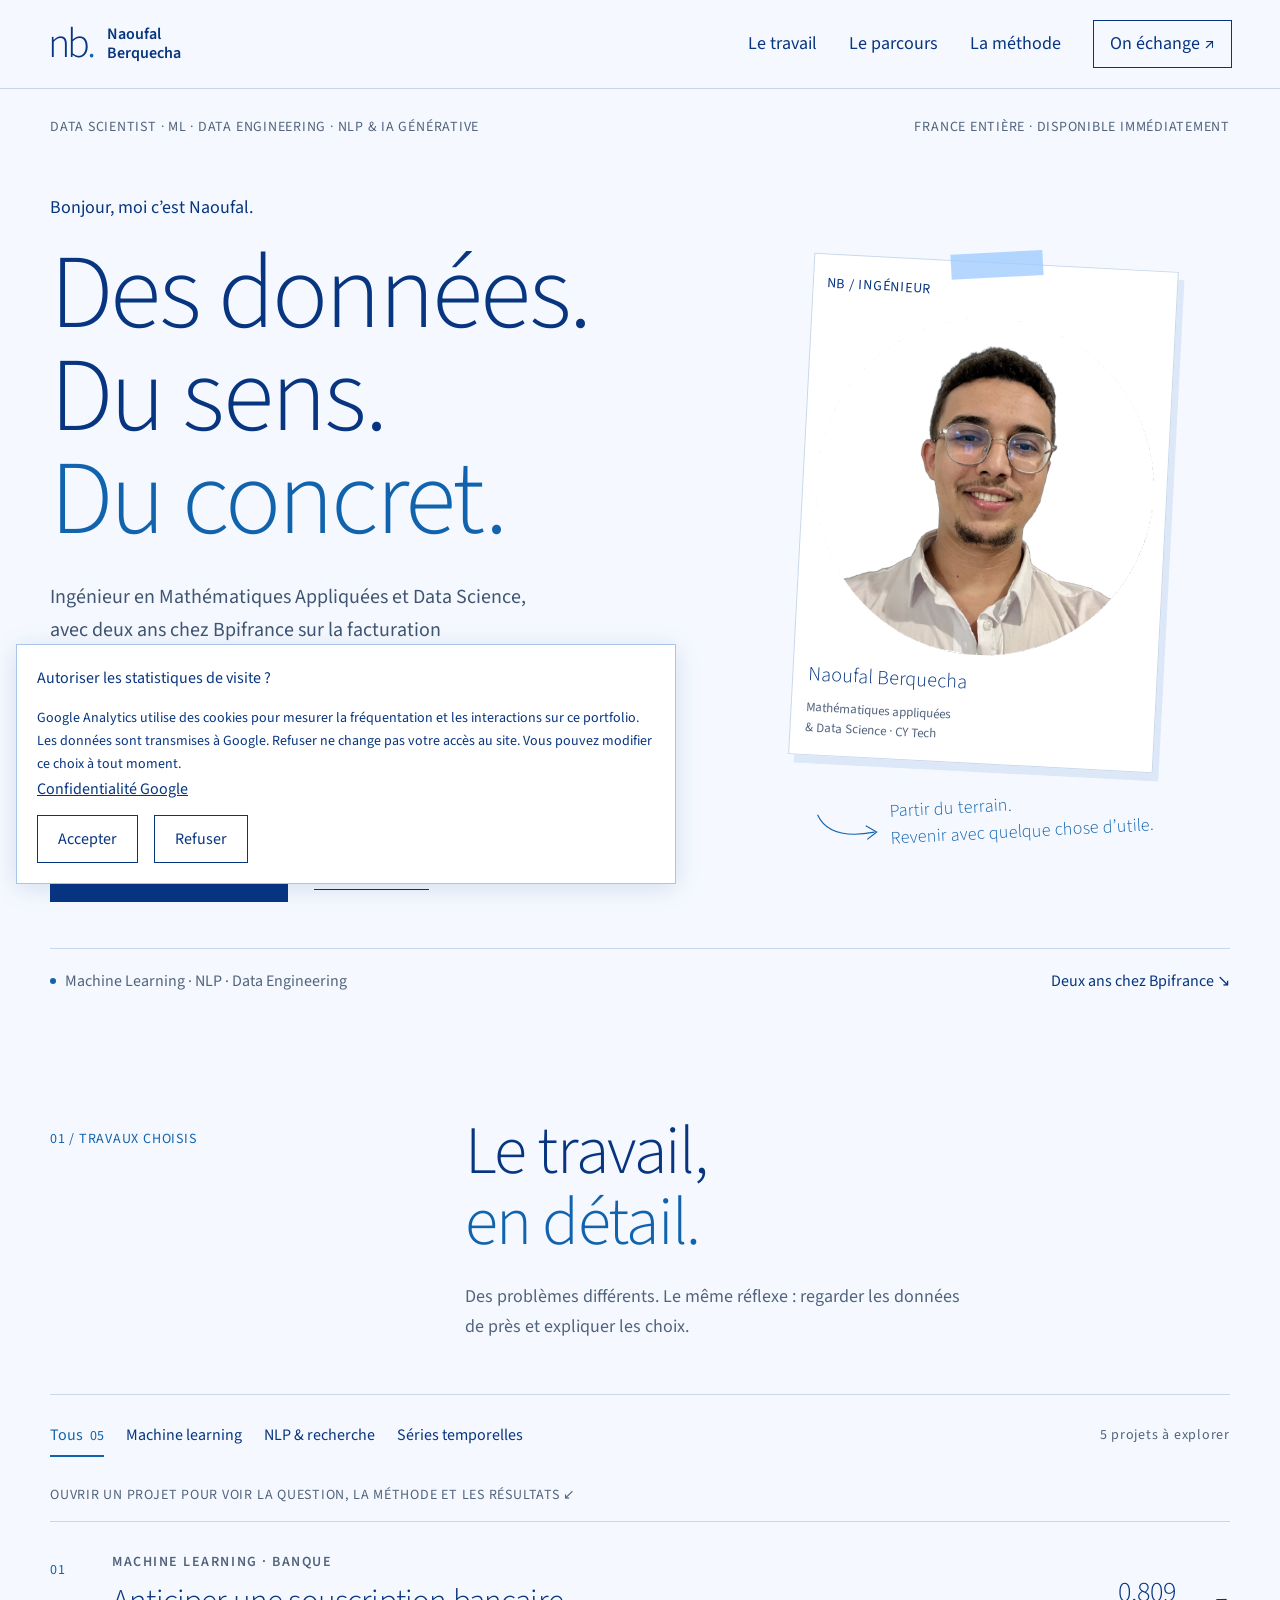
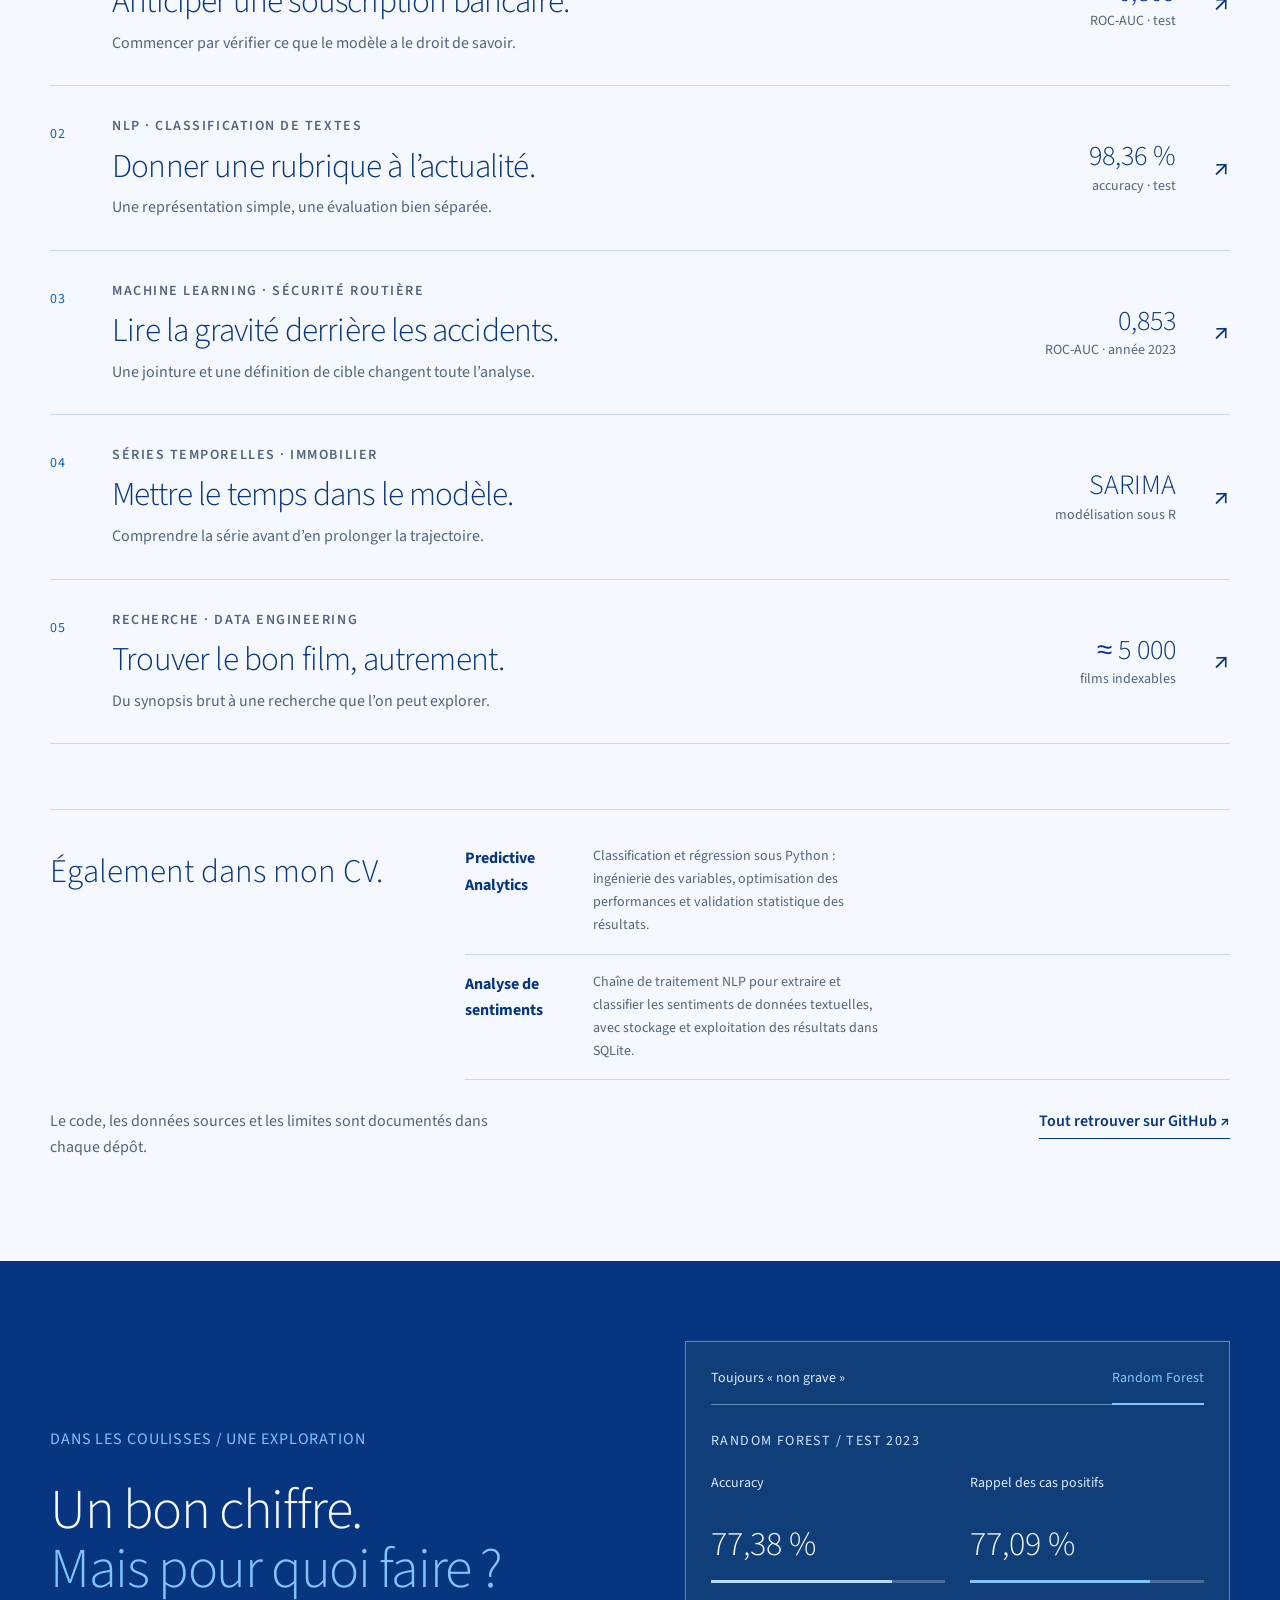
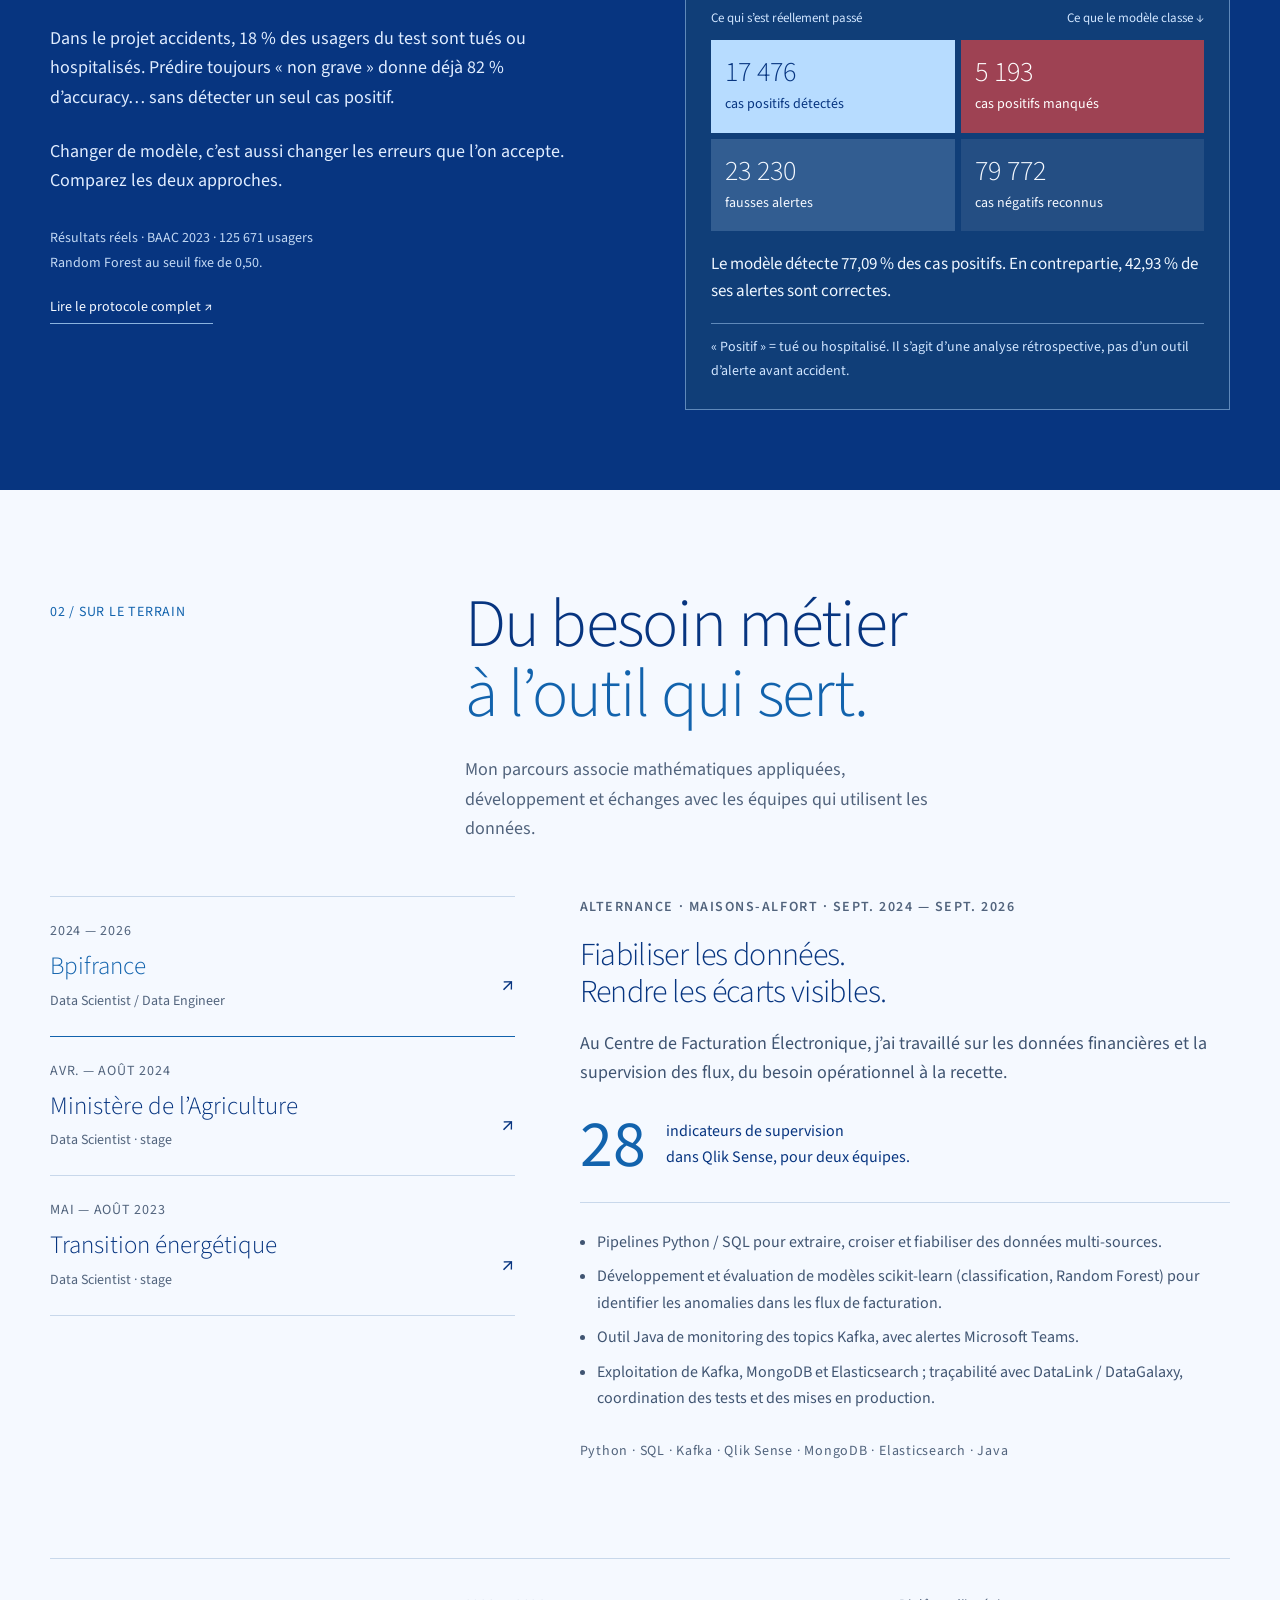
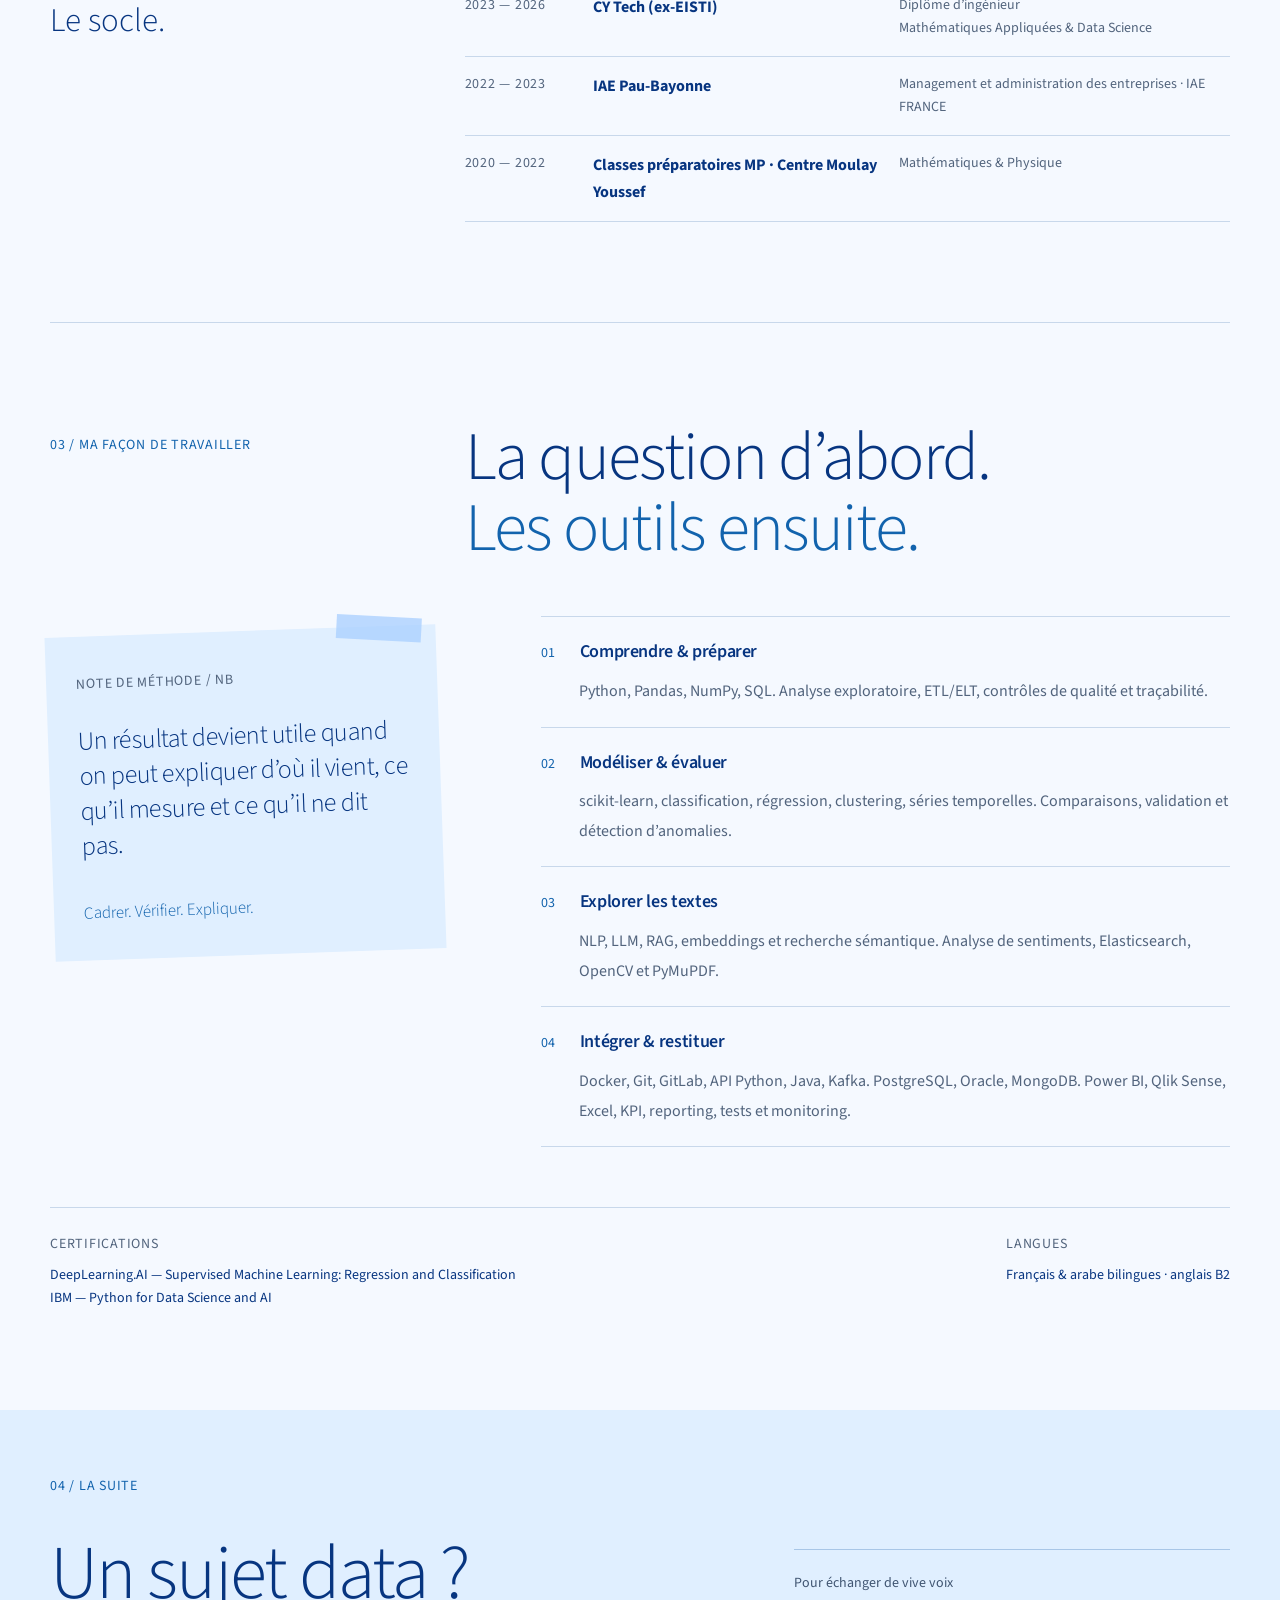
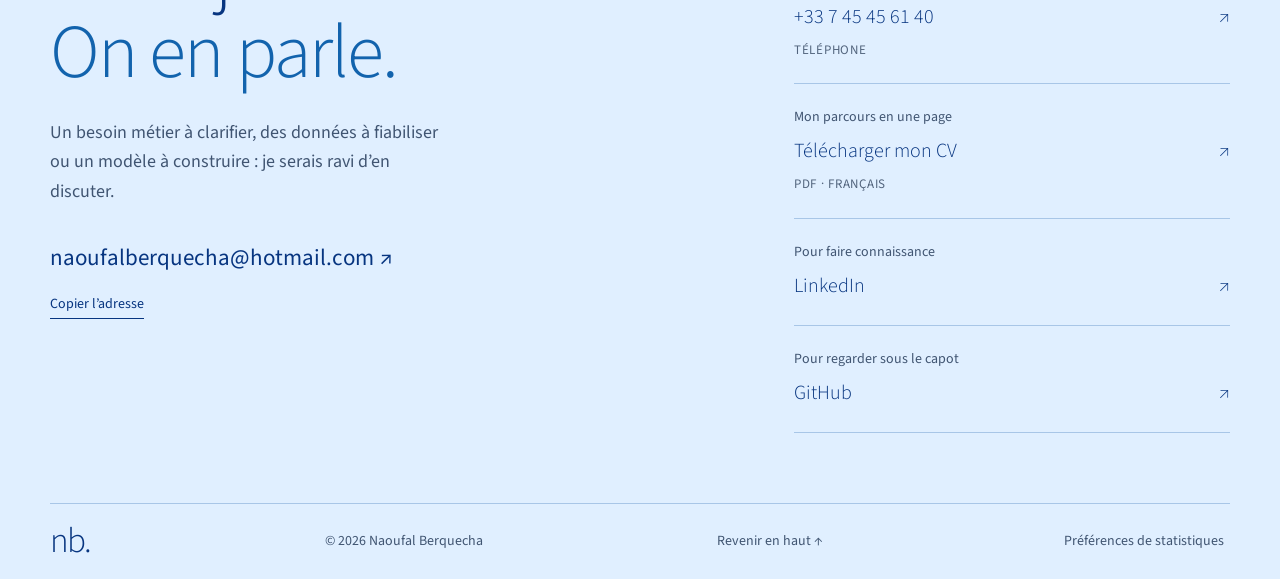
<file: index.html>
<!doctype html>
<html lang="fr">
<head>
  <meta charset="utf-8">
  <meta name="viewport" content="width=device-width, initial-scale=1">
  <meta name="description" content="Naoufal Berquecha, ingénieur en Mathématiques Appliquées et Data Science. Projets Machine Learning, NLP, séries temporelles et data engineering ; deux ans chez Bpifrance.">
  <link rel="canonical" href="https://naoufalber.github.io/Naoufal-Berquecha-Portfolio/">
  <link rel="sitemap" type="application/xml" href="sitemap.xml">
  <meta name="author" content="Naoufal Berquecha">
  <meta property="og:url" content="https://naoufalber.github.io/Naoufal-Berquecha-Portfolio/">
  <meta property="og:locale" content="fr_FR">
  <meta property="og:site_name" content="Naoufal Berquecha · Portfolio">
  <meta property="og:image" content="https://naoufalber.github.io/Naoufal-Berquecha-Portfolio/assets/portrait.jpg">
  <meta property="og:image:alt" content="Portrait de Naoufal Berquecha">
  <meta name="twitter:card" content="summary">
  <meta name="twitter:title" content="Naoufal Berquecha — Data Science, Machine Learning & Data Engineering">
  <meta name="twitter:description" content="Ingénieur CY Tech, deux ans chez Bpifrance. Projets, méthodes, résultats et code.">
  <meta name="twitter:image" content="https://naoufalber.github.io/Naoufal-Berquecha-Portfolio/assets/portrait.jpg">
  <meta name="theme-color" content="#f5f9ff">
  <meta property="og:type" content="website">
  <meta property="og:title" content="Naoufal Berquecha — Data Science, Machine Learning & Data Engineering">
  <meta property="og:description" content="Data Scientist. Des études de cas, des résultats expliqués et une approche qui part du besoin métier.">
  <title>Naoufal Berquecha — Data Scientist | Machine Learning, NLP & GenAI</title>
  <link rel="icon" type="image/svg+xml" href="assets/favicon.svg">
  <link rel="stylesheet" href="styles.css">
  <script src="script.js" defer></script>
  <script src="analytics.js" defer></script>
  <script type="application/ld+json">
{
  "@context": "https://schema.org",
  "@graph": [
    {
      "@type": "Person",
      "@id": "https://naoufalber.github.io/Naoufal-Berquecha-Portfolio/#person",
      "name": "Naoufal Berquecha",
      "url": "https://naoufalber.github.io/Naoufal-Berquecha-Portfolio/",
      "image": "https://naoufalber.github.io/Naoufal-Berquecha-Portfolio/assets/portrait.jpg",
      "jobTitle": "Data Scientist | Machine Learning, NLP & GenAI",
      "sameAs": [
        "https://github.com/naoufalber",
        "https://www.linkedin.com/in/naoufal-berquecha-56840618b/"
      ],
      "knowsAbout": [
        "Data Science",
        "Machine Learning",
        "Data Engineering",
        "Python",
        "SQL",
        "NLP"
      ],
      "alumniOf": {
        "@type": "EducationalOrganization",
        "name": "CY Tech"
      }
    },
    {
      "@type": "ProfilePage",
      "@id": "https://naoufalber.github.io/Naoufal-Berquecha-Portfolio/#webpage",
      "url": "https://naoufalber.github.io/Naoufal-Berquecha-Portfolio/",
      "name": "Naoufal Berquecha — Portfolio Data Science",
      "inLanguage": "fr",
      "mainEntity": {
        "@id": "https://naoufalber.github.io/Naoufal-Berquecha-Portfolio/#person"
      }
    }
  ]
}
  </script>
</head>
<body>
  <a class="skip-link" href="#contenu">Aller au contenu</a>
  <header class="site-header">
    <a href="#accueil" class="brand" aria-label="Naoufal Berquecha, accueil"><span class="brand-mark">nb<span>.</span></span><span>Naoufal<br>Berquecha</span></a>
    <button class="menu-toggle js-only" type="button" aria-expanded="false" aria-controls="navigation">Menu <span aria-hidden="true">＋</span></button>
    <nav id="navigation" aria-label="Navigation principale"><a href="#projets">Le travail</a><a href="#parcours">Le parcours</a><a href="#approche">La méthode</a><a href="#contact" class="nav-contact">On échange <span aria-hidden="true">↗</span></a></nav>
  </header>
  <main id="contenu">
    <section class="hero wrap" id="accueil" aria-labelledby="hero-title">
      <div class="hero-meta mono"><span>DATA SCIENTIST · ML · DATA ENGINEERING · NLP & IA GÉNÉRATIVE</span><span>FRANCE ENTIÈRE · DISPONIBLE IMMÉDIATEMENT</span></div>
      <div class="hero-grid">
        <div class="hero-copy"><p class="intro">Bonjour, moi c’est Naoufal.</p><h1 id="hero-title">Des données.<br>Du sens.<br><em>Du concret.</em></h1><p class="hero-description">Ingénieur en Mathématiques Appliquées et Data Science, avec deux ans chez Bpifrance sur la facturation électronique. J’automatise les traitements Python/SQL, fiabilise les données et transforme les besoins métier en outils opérationnels. Je complète cette expérience par des projets en Machine Learning et NLP et des compétences en IA générative.</p><div class="hero-actions"><a class="button" href="#projets">Explorer mes projets <span aria-hidden="true">↓</span></a><a class="underlined" href="Naoufal%20Berquecha%20_%20CV.pdf" download="Naoufal-Berquecha-CV.pdf">Mon CV <span class="mono">PDF ↗</span></a></div></div>
        <aside class="hero-aside" aria-label="À propos de Naoufal"><div class="portrait-frame"><span class="portrait-label mono">NB / INGÉNIEUR</span><img src="assets/portrait.jpg" alt="Portrait de Naoufal Berquecha" width="460" height="460" fetchpriority="high"><div class="portrait-caption"><span>Naoufal Berquecha</span><span class="mono">Mathématiques appliquées<br>& Data Science · CY Tech</span></div></div><div class="hand-note"><svg viewBox="0 0 90 55" aria-hidden="true"><path d="M4 9 Q18 44 78 36 M67 27 L81 36 L68 45"/></svg><span>Partir du terrain.<br>Revenir avec quelque chose d’utile.</span></div></aside>
      </div>
      <div class="hero-bottom"><p><span class="status-dot" aria-hidden="true"></span>Machine Learning · NLP · Data Engineering</p><a href="#parcours">Deux ans chez Bpifrance <span aria-hidden="true">↘</span></a></div>
    </section>
    <section class="work-section wrap" id="projets" aria-labelledby="work-title">
      <div class="section-head"><p class="section-index mono">01 / TRAVAUX CHOISIS</p><div><h2 id="work-title">Le travail,<br><em>en détail.</em></h2><p>Des problèmes différents. Le même réflexe : regarder les données de près et expliquer les choix.</p></div></div>
      <div class="project-toolbar js-only"><div class="filters" role="group" aria-label="Filtrer les projets"><button type="button" data-filter="all" aria-pressed="true">Tous <span>05</span></button><button type="button" data-filter="ml" aria-pressed="false">Machine learning</button><button type="button" data-filter="nlp" aria-pressed="false">NLP & recherche</button><button type="button" data-filter="time" aria-pressed="false">Séries temporelles</button></div><p id="project-count" class="mono" aria-live="polite">5 projets à explorer</p></div>
      <p class="project-instruction mono">OUVRIR UN PROJET POUR VOIR LA QUESTION, LA MÉTHODE ET LES RÉSULTATS ↙</p>
      <div class="project-list"><details class="project" id="projet-bank" data-category="ml">
 <summary><span class="project-number mono">01</span><span class="project-heading"><span class="eyebrow">Machine learning · Banque</span><span class="project-title">Anticiper une souscription bancaire.</span><span class="project-sub">Commencer par vérifier ce que le modèle a le droit de savoir.</span></span><span class="project-result"><strong>0,809</strong><small>ROC-AUC · test</small></span><span class="project-toggle" aria-hidden="true">↗</span></summary>
 <div class="project-body"><div class="case-copy"><h3>La question</h3><p>Peut-on anticiper la souscription à un dépôt à terme à partir des informations disponibles avant un appel ?</p><h3>La démarche</h3><p>Préparation des variables, comparaison de modèles et suivi de dérive synthétique. La durée de l’appel est exclue du benchmark principal : elle n’est connue qu’après l’échange.</p><h3>Ce qu’on peut en retenir</h3><p>Le Gradient Boosting atteint une ROC-AUC de 0,8091 sur 8 238 observations de test. Le dépôt fournit les scripts, les métriques et les limites du protocole.</p><p class="case-note">Étude académique. Le notebook de recherche et ses analyses SHAP sont conservés ; le pipeline principal a été réexécuté.</p><p class="stack mono">Python / scikit-learn / Gradient Boosting</p><a class="text-link" href="https://github.com/naoufalber/bank-marketing-ml-monitoring" target="_blank" rel="noopener noreferrer">Explorer le code et la méthode <span aria-hidden="true">↗</span></a><p class="authors">Naoufal Berquecha</p></div><figure><a href="assets/bank-evaluation.png" target="_blank" rel="noopener noreferrer"><img src="assets/bank-evaluation.png" alt="Courbes ROC et précision-rappel du modèle bancaire" loading="lazy" width="1200" height="620"></a><figcaption><a href="assets/bank-evaluation.png" target="_blank" rel="noopener noreferrer">Agrandir le graphique ↗</a> · sortie du projet</figcaption></figure></div>
 </details>
<details class="project" id="projet-news" data-category="nlp">
 <summary><span class="project-number mono">02</span><span class="project-heading"><span class="eyebrow">NLP · Classification de textes</span><span class="project-title">Donner une rubrique à l’actualité.</span><span class="project-sub">Une représentation simple, une évaluation bien séparée.</span></span><span class="project-result"><strong>98,36 %</strong><small>accuracy · test</small></span><span class="project-toggle" aria-hidden="true">↗</span></summary>
 <div class="project-body"><div class="case-copy"><h3>La question</h3><p>Comment classer des articles BBC dans cinq rubriques : économie, divertissement, politique, sport et technologie ?</p><h3>La démarche</h3><p>Déduplication des textes, partition commune aux modèles, puis apprentissage de TF-IDF uniquement sur les données d’entraînement. Comparaison de SVM et KNN.</p><h3>Ce qu’on peut en retenir</h3><p>Le modèle TF-IDF unigrammes + SVM classe correctement 98,36 % des 426 articles de test, après déduplication du corpus.</p><p class="case-note">Les pistes Word2Vec et MiniLM sont documentées. Elles n’ont pas été réexécutées dans ce benchmark.</p><p class="stack mono">Python / TF-IDF / SVM / KNN</p><a class="text-link" href="https://github.com/naoufalber/bbc-news-nlp-classification" target="_blank" rel="noopener noreferrer">Explorer le code et la méthode <span aria-hidden="true">↗</span></a><p class="authors">Projet académique CY Tech · provenance détaillée dans le dépôt</p></div><figure><a href="assets/news-evaluation.png" target="_blank" rel="noopener noreferrer"><img src="assets/news-evaluation.png" alt="Matrice de confusion des cinq catégories d’articles BBC" loading="lazy" width="1200" height="620"></a><figcaption><a href="assets/news-evaluation.png" target="_blank" rel="noopener noreferrer">Agrandir le graphique ↗</a> · sortie du projet</figcaption></figure></div>
 </details>
<details class="project" id="projet-road" data-category="ml">
 <summary><span class="project-number mono">03</span><span class="project-heading"><span class="eyebrow">Machine learning · Sécurité routière</span><span class="project-title">Lire la gravité derrière les accidents.</span><span class="project-sub">Une jointure et une définition de cible changent toute l’analyse.</span></span><span class="project-result"><strong>0,853</strong><small>ROC-AUC · année 2023</small></span><span class="project-toggle" aria-hidden="true">↗</span></summary>
 <div class="project-body"><div class="case-copy"><h3>La question</h3><p>Parmi les personnes impliquées dans un accident corporel enregistré, lesquelles sont tuées ou hospitalisées ?</p><h3>La démarche</h3><p>Fusion de quatre tables par année en conservant une ligne par usager. Cible conforme aux codes BAAC, apprentissage sur 2021–2022 et test sur 2023.</p><h3>Ce qu’on peut en retenir</h3><p>Sur 125 671 observations de test : ROC-AUC de 0,8533 et rappel de 77,09 %, pour une précision de 42,93 %. Le compromis est visible dans l’exploration ci-dessous.</p><p class="case-note">Classification rétrospective. Ce modèle ne prédit pas le risque d’avoir un accident. Les travaux Optuna et SHAP d’origine sont archivés séparément.</p><p class="stack mono">Python / Random Forest / BAAC</p><a class="text-link" href="https://github.com/naoufalber/france-road-accident-severity-ml" target="_blank" rel="noopener noreferrer">Explorer le code et la méthode <span aria-hidden="true">↗</span></a><p class="authors">Naoufal Berquecha · Aymane Outimjicht · Ikbal El Khalidi</p></div><figure><a href="assets/road-evaluation.png" target="_blank" rel="noopener noreferrer"><img src="assets/road-evaluation.png" alt="Matrice de confusion et courbe précision-rappel sur les usagers BAAC de 2023" loading="lazy" width="1200" height="620"></a><figcaption><a href="assets/road-evaluation.png" target="_blank" rel="noopener noreferrer">Agrandir le graphique ↗</a> · sortie du projet</figcaption></figure></div>
 </details>
<details class="project" id="projet-housing" data-category="time">
 <summary><span class="project-number mono">04</span><span class="project-heading"><span class="eyebrow">Séries temporelles · Immobilier</span><span class="project-title">Mettre le temps dans le modèle.</span><span class="project-sub">Comprendre la série avant d’en prolonger la trajectoire.</span></span><span class="project-result"><strong>SARIMA</strong><small>modélisation sous R</small></span><span class="project-toggle" aria-hidden="true">↗</span></summary>
 <div class="project-body"><div class="case-copy"><h3>La question</h3><p>Comment modéliser les prix immobiliers résidentiels réels au Canada et construire une prévision chronologique ?</p><h3>La démarche</h3><p>Analyse Box-Jenkins, transformation logarithmique, modèles ARIMA/SARIMA et récursions manuelles. Le script prépare une comparaison avec auto.arima et une référence saisonnière naïve.</p><h3>Ce qu’on peut en retenir</h3><p>Le dépôt rassemble l’étude, les fonctions R, la série source et un protocole avec huit trimestres de test.</p><p class="case-note">Le nouveau script R n’a pas encore été exécuté. Le graphique montre la série historique, pas une prévision validée.</p><p class="stack mono">R / ARIMA / SARIMA / Box-Jenkins</p><a class="text-link" href="https://github.com/naoufalber/canada-housing-sarima-forecasting" target="_blank" rel="noopener noreferrer">Explorer le code et la méthode <span aria-hidden="true">↗</span></a><p class="authors">Naoufal Berquecha · Sarra El Faiez</p></div><figure><a href="assets/housing-series.png" target="_blank" rel="noopener noreferrer"><img src="assets/housing-series.png" alt="Évolution historique de l’indice réel des prix immobiliers au Canada" loading="lazy" width="1200" height="620"></a><figcaption><a href="assets/housing-series.png" target="_blank" rel="noopener noreferrer">Agrandir le graphique ↗</a> · sortie du projet</figcaption></figure></div>
 </details>
<details class="project" id="projet-cinema" data-category="nlp">
 <summary><span class="project-number mono">05</span><span class="project-heading"><span class="eyebrow">Recherche · Data engineering</span><span class="project-title">Trouver le bon film, autrement.</span><span class="project-sub">Du synopsis brut à une recherche que l’on peut explorer.</span></span><span class="project-result"><strong>≈ 5 000</strong><small>films indexables</small></span><span class="project-toggle" aria-hidden="true">↗</span></summary>
 <div class="project-body"><div class="case-copy"><h3>La question</h3><p>Comment explorer un catalogue de films par titre, synopsis, genre, réalisateur ou note, même avec une faute de frappe ?</p><h3>La démarche</h3><p>Mapping Elasticsearch, ingestion en bulk, recherche textuelle et floue, filtres et agrégations. Une interface Streamlit complète l’outil en ligne de commande et les vues Kibana.</p><h3>Ce qu’on peut en retenir</h3><p>Le dépôt réunit les scripts d’indexation, les fonctions de recherche, le tableau de bord et les tests. L’environnement Docker et Elasticsearch est nécessaire pour l’exécuter.</p><p class="case-note">Recherche textuelle et floue dans la version consultée. Aucune qualité de recherche sémantique par embeddings n’est revendiquée ici.</p><p class="stack mono">Python / Elasticsearch / Docker / Streamlit</p><a class="text-link" href="https://github.com/naoufalber/cinesearch-elasticsearch" target="_blank" rel="noopener noreferrer">Explorer le code et la méthode <span aria-hidden="true">↗</span></a><p class="authors">Naoufal Berquecha · projet personnel présenté dans le CV</p></div><div class="search-sketch" aria-label="Les étapes du moteur CineSearch"><span class="mono">CINÉSEARCH / INDEX</span><p>Une envie de cinéma.</p><div class="search-line">Incepion <span>→ Inception</span></div><p class="small">Recherche floue · exemple documenté</p><ul><li>Un catalogue structuré</li><li>Des requêtes et des filtres</li><li>Une interface pour explorer</li></ul></div></div>
 </details></div>
<div class="education"><h3>Également dans mon CV.</h3><ol><li><strong>Predictive Analytics</strong><span>Classification et régression sous Python : ingénierie des variables, optimisation des performances et validation statistique des résultats.</span></li><li><strong>Analyse de sentiments</strong><span>Chaîne de traitement NLP pour extraire et classifier les sentiments de données textuelles, avec stockage et exploitation des résultats dans SQLite.</span></li></ol></div>
      <div class="work-footer"><p>Le code, les données sources et les limites sont documentés dans chaque dépôt.</p><a class="text-link" href="https://github.com/naoufalber" target="_blank" rel="noopener noreferrer">Tout retrouver sur GitHub ↗</a></div>
    </section>
    <section class="lab-section" id="exploration" aria-labelledby="lab-title">
      <div class="wrap lab-grid"><div class="lab-copy"><p class="section-index mono">DANS LES COULISSES / UNE EXPLORATION</p><h2 id="lab-title">Un bon chiffre.<br><em>Mais pour quoi faire ?</em></h2><p>Dans le projet accidents, 18 % des usagers du test sont tués ou hospitalisés. Prédire toujours « non grave » donne déjà 82 % d’accuracy… sans détecter un seul cas positif.</p><p>Changer de modèle, c’est aussi changer les erreurs que l’on accepte. Comparez les deux approches.</p><p class="lab-source">Résultats réels · BAAC 2023 · 125 671 usagers<br>Random Forest au seuil fixe de 0,50.</p><a class="light-link" href="https://github.com/naoufalber/france-road-accident-severity-ml/blob/main/docs/methodology.md" target="_blank" rel="noopener noreferrer">Lire le protocole complet ↗</a></div>
      <div class="lab-widget"><div class="lab-switch js-only" role="group" aria-label="Comparer les modèles"><button type="button" data-model="baseline" aria-pressed="false">Toujours « non grave »</button><button type="button" data-model="forest" aria-pressed="true">Random Forest</button></div><p class="mono widget-title" id="model-label">RANDOM FOREST / TEST 2023</p><div class="lab-metrics"><div><span>Accuracy</span><strong id="lab-accuracy">77,38 %</strong><div class="metric-track"><span id="accuracy-bar" style="width:77.38%"></span></div></div><div><span>Rappel des cas positifs</span><strong id="lab-recall">77,09 %</strong><div class="metric-track recall"><span id="recall-bar" style="width:77.09%"></span></div></div></div><div class="matrix-labels mono"><span>Ce qui s’est réellement passé</span><span>Ce que le modèle classe ↓</span></div><div class="confusion-grid"><div class="cell correct"><strong id="lab-tp">17 476</strong><span>cas positifs détectés</span></div><div class="cell missed"><strong id="lab-fn">5 193</strong><span>cas positifs manqués</span></div><div class="cell false-alarm"><strong id="lab-fp">23 230</strong><span>fausses alertes</span></div><div class="cell correct-negative"><strong id="lab-tn">79 772</strong><span>cas négatifs reconnus</span></div></div><p id="lab-explanation" class="lab-explanation" aria-live="polite">Le modèle détecte 77,09 % des cas positifs. En contrepartie, 42,93 % de ses alertes sont correctes.</p><p class="lab-footnote">« Positif » = tué ou hospitalisé. Il s’agit d’une analyse rétrospective, pas d’un outil d’alerte avant accident.</p></div></div>
    </section>
    <section class="experience-section wrap" id="parcours" aria-labelledby="experience-title"><div class="section-head"><p class="section-index mono">02 / SUR LE TERRAIN</p><div><h2 id="experience-title">Du besoin métier<br><em>à l’outil qui sert.</em></h2><p>Mon parcours associe mathématiques appliquées, développement et échanges avec les équipes qui utilisent les données.</p></div></div>
      <div class="experience-layout"><div class="experience-tabs" role="group" aria-label="Choisir une expérience"><button type="button" class="experience-tab" data-experience="bpi" aria-pressed="true"><span class="mono">2024 — 2026</span><strong>Bpifrance</strong><span>Data Scientist / Data Engineer</span><span class="experience-arrow" aria-hidden="true">↗</span></button><button type="button" class="experience-tab" data-experience="agriculture" aria-pressed="false"><span class="mono">AVR. — AOÛT 2024</span><strong>Ministère de l’Agriculture</strong><span>Data Scientist · stage</span><span class="experience-arrow" aria-hidden="true">↗</span></button><button type="button" class="experience-tab" data-experience="energy" aria-pressed="false"><span class="mono">MAI — AOÛT 2023</span><strong>Transition énergétique</strong><span>Data Scientist · stage</span><span class="experience-arrow" aria-hidden="true">↗</span></button></div>
      <div class="experience-panels"><article class="experience-panel" id="experience-bpi" aria-labelledby="bpi-title"><p class="eyebrow">ALTERNANCE · MAISONS-ALFORT · SEPT. 2024 — SEPT. 2026</p><h3 id="bpi-title">Fiabiliser les données.<br>Rendre les écarts visibles.</h3><p>Au Centre de Facturation Électronique, j’ai travaillé sur les données financières et la supervision des flux, du besoin opérationnel à la recette.</p><div class="experience-stat"><strong>28</strong><span>indicateurs de supervision<br>dans Qlik Sense, pour deux équipes.</span></div><ul><li>Pipelines Python / SQL pour extraire, croiser et fiabiliser des données multi-sources.</li><li>Développement et évaluation de modèles scikit-learn (classification, Random Forest) pour identifier les anomalies dans les flux de facturation.</li><li>Outil Java de monitoring des topics Kafka, avec alertes Microsoft Teams.</li><li>Exploitation de Kafka, MongoDB et Elasticsearch ; traçabilité avec DataLink / DataGalaxy, coordination des tests et des mises en production.</li></ul><p class="stack mono">Python · SQL · Kafka · Qlik Sense · MongoDB · Elasticsearch · Java</p></article>
      <article class="experience-panel" id="experience-agriculture" aria-labelledby="agriculture-title"><p class="eyebrow">STAGE · RABAT · AVRIL — AOÛT 2024</p><h3 id="agriculture-title">Faire confiance aux données<br>avant d’en tirer des conclusions.</h3><p>Au ministère de l’Agriculture, j’ai collecté et consolidé des données multi-sources, puis conduit des analyses statistiques pour les équipes métier.</p><div class="experience-stat"><strong>−18 %</strong><span>de vérifications manuelles<br>grâce aux contrôles automatisés.</span></div><ul><li>Nettoyage et consolidation avec Python, Pandas et SQL.</li><li>Automatisation de contrôles de qualité.</li><li>Construction d’indicateurs et restitution de recommandations.</li></ul><p class="stack mono">Python · Pandas · SQL · Analyse exploratoire · Qualité des données</p></article>
      <article class="experience-panel" id="experience-energy" aria-labelledby="energy-title"><p class="eyebrow">STAGE · RABAT · MAI — AOÛT 2023</p><h3 id="energy-title">Structurer l’information<br>pour mieux la lire.</h3><p>Au ministère de la Transition énergétique, j’ai travaillé sur la préparation de jeux de données et l’analyse de tendances utiles aux équipes métier.</p><ul><li>Structuration et préparation des données.</li><li>Identification de tendances et d’anomalies.</li><li>Formalisation d’analyses et d’indicateurs pour la restitution.</li></ul><p class="stack mono">Analyse de données · Indicateurs · Restitution métier</p></article></div></div>
      <div class="education"><h3>Le socle.</h3><ol><li><span class="mono">2023 — 2026</span><strong>CY Tech (ex-EISTI)</strong><span>Diplôme d’ingénieur<br>Mathématiques Appliquées & Data Science</span></li><li><span class="mono">2022 — 2023</span><strong>IAE Pau-Bayonne</strong><span>Management et administration des entreprises · IAE FRANCE</span></li><li><span class="mono">2020 — 2022</span><strong>Classes préparatoires MP · Centre Moulay Youssef</strong><span>Mathématiques & Physique</span></li></ol></div>
    </section>
    <section class="approach-section wrap" id="approche" aria-labelledby="approach-title"><div class="section-head"><p class="section-index mono">03 / MA FAÇON DE TRAVAILLER</p><div><h2 id="approach-title">La question d’abord.<br><em>Les outils ensuite.</em></h2></div></div><div class="approach-grid"><div class="approach-note"><span class="mono">NOTE DE MÉTHODE / NB</span><p>Un résultat devient utile quand on peut expliquer d’où il vient, ce qu’il mesure et ce qu’il ne dit pas.</p><span class="note-signature">Cadrer. Vérifier. Expliquer.</span></div><dl class="tool-list"><div><dt>01 <span>Comprendre & préparer</span></dt><dd>Python, Pandas, NumPy, SQL. Analyse exploratoire, ETL/ELT, contrôles de qualité et traçabilité.</dd></div><div><dt>02 <span>Modéliser & évaluer</span></dt><dd>scikit-learn, classification, régression, clustering, séries temporelles. Comparaisons, validation et détection d’anomalies.</dd></div><div><dt>03 <span>Explorer les textes</span></dt><dd>NLP, LLM, RAG, embeddings et recherche sémantique. Analyse de sentiments, Elasticsearch, OpenCV et PyMuPDF.</dd></div><div><dt>04 <span>Intégrer & restituer</span></dt><dd>Docker, Git, GitLab, API Python, Java, Kafka. PostgreSQL, Oracle, MongoDB. Power BI, Qlik Sense, Excel, KPI, reporting, tests et monitoring.</dd></div></dl></div><div class="extra-line"><p><span class="mono">CERTIFICATIONS</span>DeepLearning.AI — Supervised Machine Learning: Regression and Classification<br>IBM — Python for Data Science and AI</p><p><span class="mono">LANGUES</span>Français & arabe bilingues · anglais B2</p></div></section>
    <section class="contact-section" id="contact" aria-labelledby="contact-title"><div class="wrap"><p class="section-index mono">04 / LA SUITE</p><div class="contact-grid"><div><h2 id="contact-title">Un sujet data ?<br><em>On en parle.</em></h2><p>Un besoin métier à clarifier, des données à fiabiliser ou un modèle à construire : je serais ravi d’en discuter.</p><a class="contact-email" href="mailto:naoufalberquecha@hotmail.com">naoufalberquecha@hotmail.com <span aria-hidden="true">↗</span></a><button class="copy-email js-only" type="button">Copier l’adresse</button><span id="copy-status" class="small" role="status"></span></div><div class="contact-links"><a href="tel:+33745456140" aria-label="Appeler Naoufal au +33 7 45 45 61 40"><span>Pour échanger de vive voix</span><strong>+33 7 45 45 61 40 <span aria-hidden="true">↗</span></strong><small class="mono">TÉLÉPHONE</small></a><a href="Naoufal%20Berquecha%20_%20CV.pdf" download="Naoufal-Berquecha-CV.pdf"><span>Mon parcours en une page</span><strong>Télécharger mon CV <span>↗</span></strong><small class="mono">PDF · FRANÇAIS</small></a><a href="https://www.linkedin.com/in/naoufal-berquecha-56840618b/" target="_blank" rel="noopener noreferrer"><span>Pour faire connaissance</span><strong>LinkedIn <span>↗</span></strong></a><a href="https://github.com/naoufalber" target="_blank" rel="noopener noreferrer"><span>Pour regarder sous le capot</span><strong>GitHub <span>↗</span></strong></a></div></div><footer><a class="footer-brand" href="#accueil">nb.</a><span>© 2026 Naoufal Berquecha</span><a href="#accueil">Revenir en haut ↑</a></footer></div></section>
  </main>
</body>
</html>
</file>
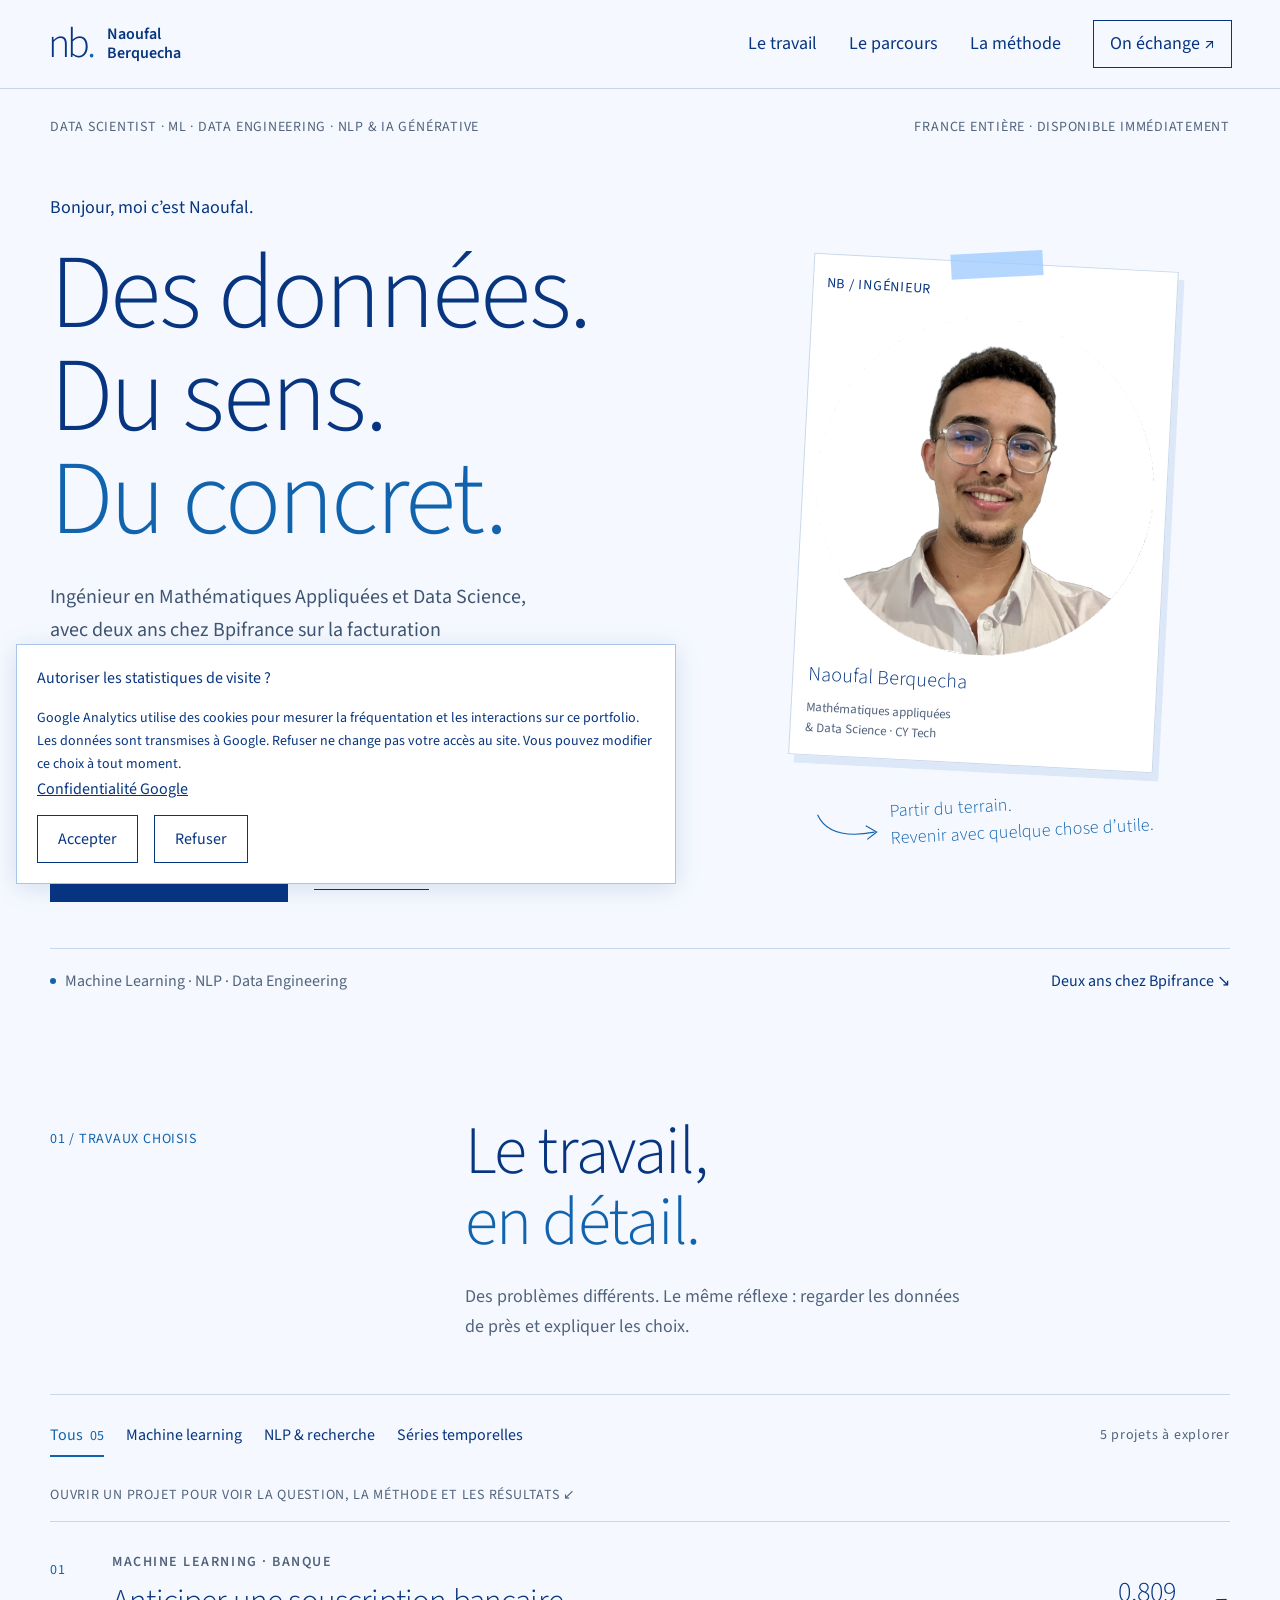
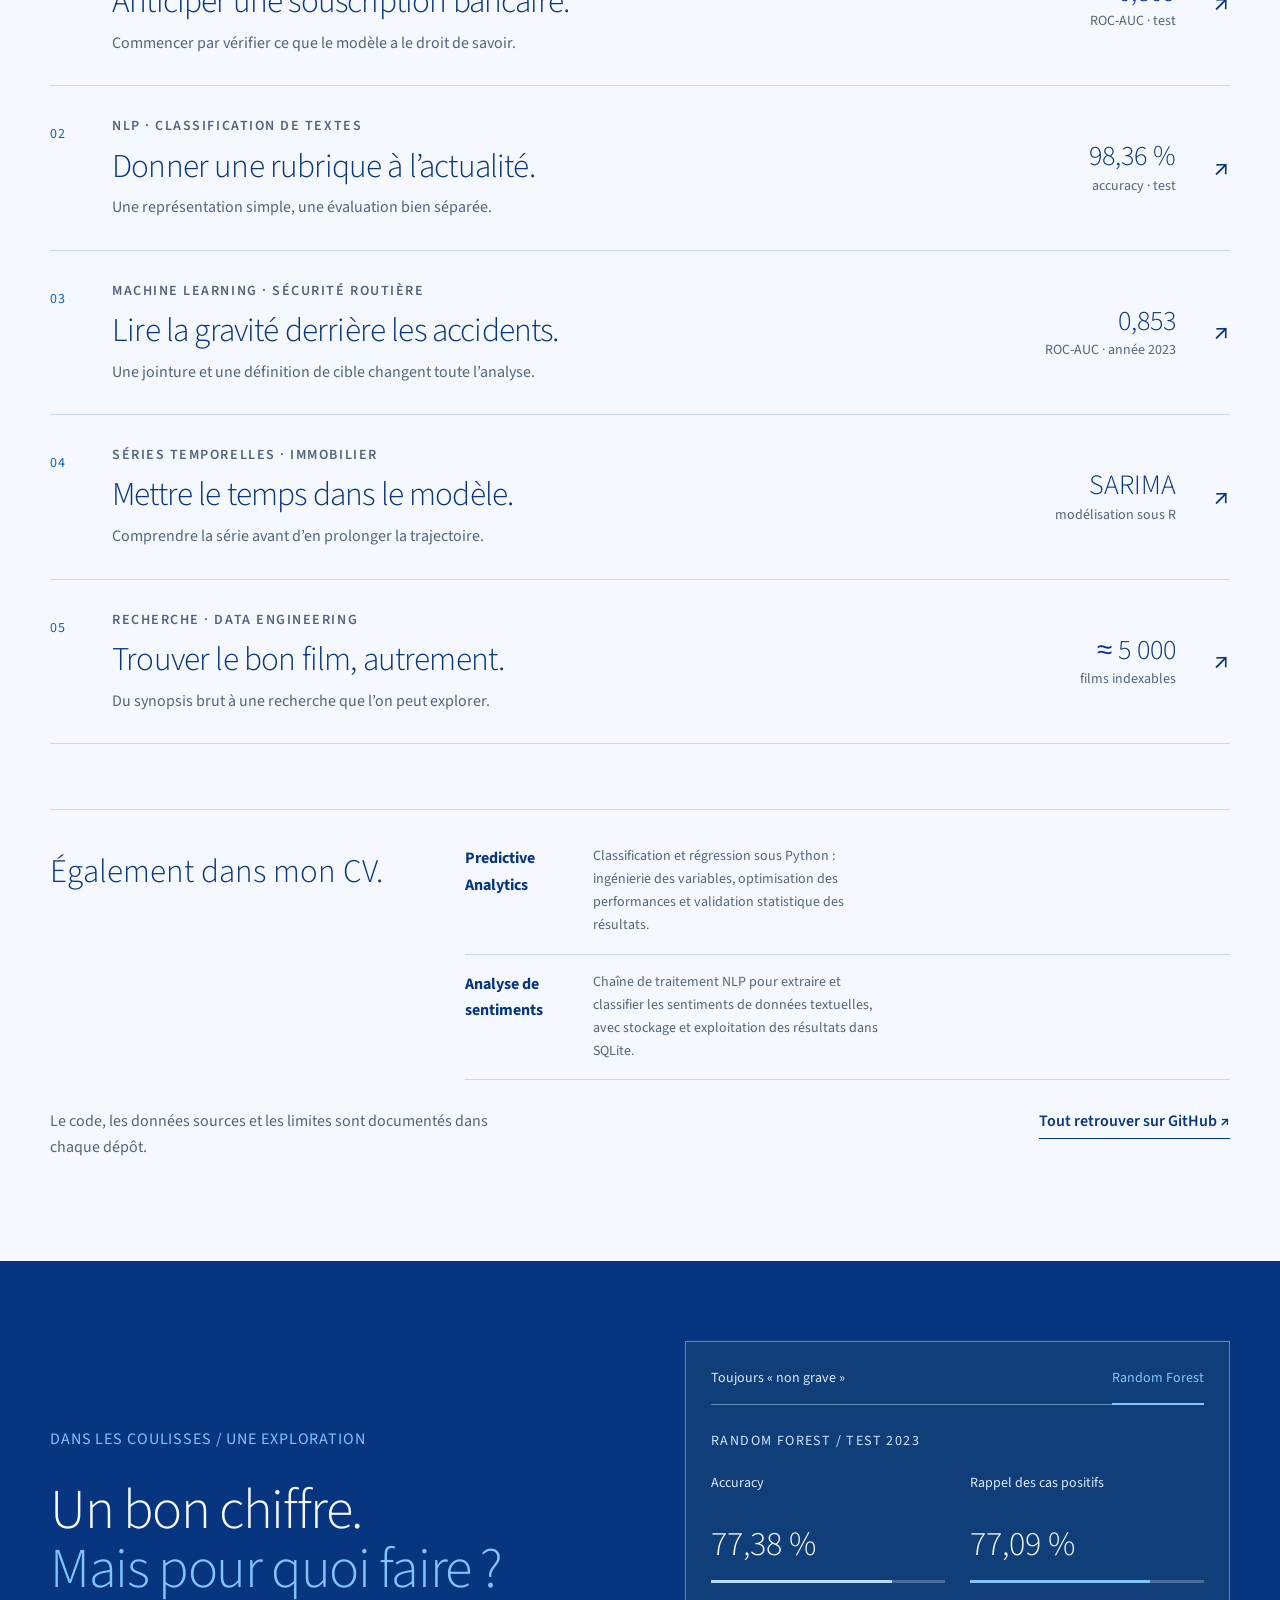
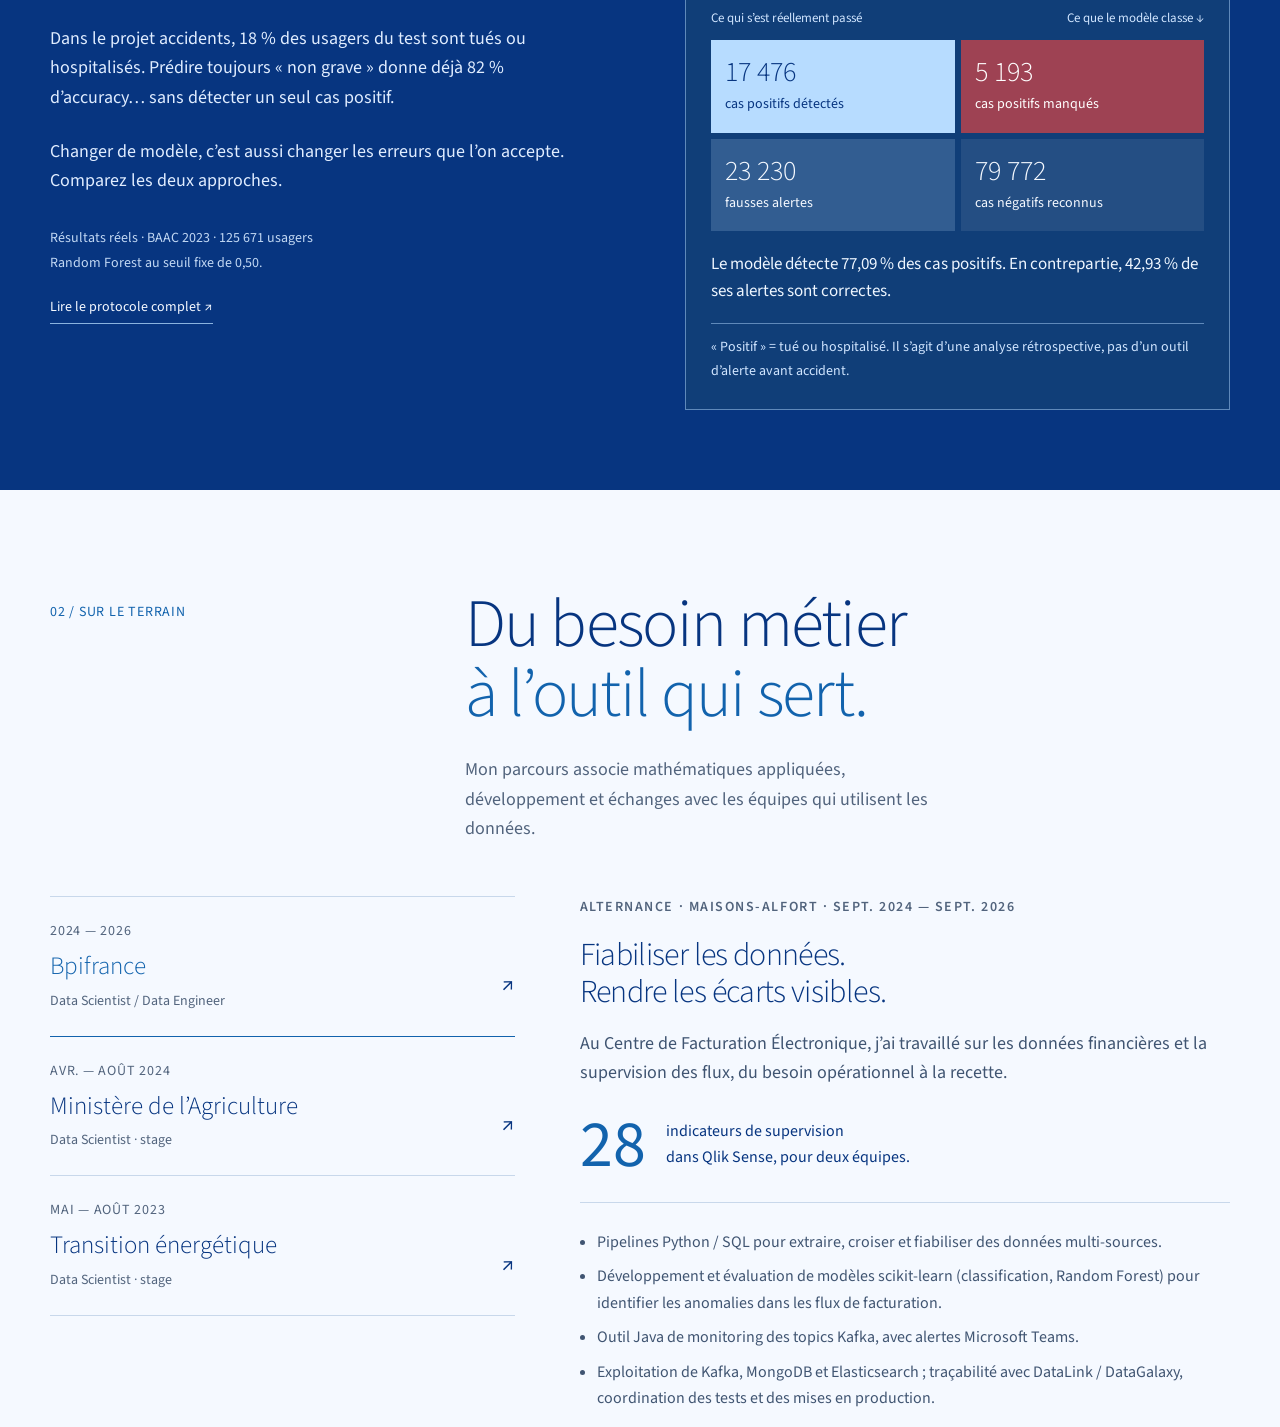
<file: Naoufal Berquecha - CV.html>
<!doctype html>
<html lang="fr"><head><meta charset="utf-8"><meta name="viewport" content="width=device-width, initial-scale=1"><meta http-equiv="refresh" content="0;url=./"><link rel="canonical" href="https://naoufalber.github.io/Naoufal-Berquecha-Portfolio/"><title>Naoufal Berquecha — Portfolio</title></head><body><p>Le portfolio a déménagé : <a href="./">découvrir le portfolio de Naoufal Berquecha</a>.</p></body></html>
</file>
<file: styles.css>
@font-face{font-family:'Portfolio Sans';src:url('assets/portfolio-sans-latin.woff') format('woff');font-style:normal;font-weight:200 900;font-display:swap}
:root{--paper:#f5f9ff;--white:#ffffff;--ink:#073580;--muted:#52647d;--line:#c8d8eb;--rust:#1263ad;--lime:#b7dcff;--sans:'Calibri Light',Calibri,'Portfolio Sans','Segoe UI',Arial,sans-serif;--display:var(--sans)}
*{box-sizing:border-box}html{scroll-behavior:smooth;scroll-padding-top:110px}body{margin:0;background:var(--paper);color:var(--ink);font-family:var(--sans);font-size:18px;line-height:1.65;-webkit-font-smoothing:antialiased}::selection{background:var(--lime);color:var(--ink)}a{color:inherit;text-decoration:none}button{font:inherit;color:inherit;cursor:pointer}a,button,summary{-webkit-tap-highlight-color:transparent}button{border:0;background:transparent}a:focus-visible,button:focus-visible,summary:focus-visible{outline:3px solid var(--rust);outline-offset:6px}img{max-width:100%;height:auto;display:block}svg{display:block}h1,h2,h3,p{margin:0}h1,h2,h3{font-weight:300}h1,h2{font-family:var(--display);letter-spacing:-.025em;line-height:1.04}h2{font-size:clamp(42px,5.3vw,70px)}h2 em,h1 em{color:var(--rust);font-family:inherit;font-weight:inherit;font-style:normal}p+p{margin-top:16px}.wrap{width:min(1180px,calc(100% - 96px));margin-inline:auto}.mono{font-family:var(--sans);font-size:14px;font-weight:400;letter-spacing:.055em}.eyebrow{font-size:14px;letter-spacing:.11em;text-transform:uppercase;font-weight:600}.small{font-size:18px}.js-only{display:none}.js .js-only{display:flex}[hidden]{display:none!important}.skip-link{position:fixed;z-index:100;top:-100px;left:20px;background:var(--ink);color:white;padding:12px 20px}.skip-link:focus{top:10px}
.site-header{position:sticky;top:0;z-index:20;display:flex;align-items:center;justify-content:space-between;padding:20px 48px;border-bottom:1px solid var(--line);background:var(--paper)}.brand{display:flex;align-items:center;gap:14px;line-height:1.15;font-size:16px;font-weight:600}.brand-mark{font-family:var(--display);font-weight:300;font-size:42px;letter-spacing:-3px;line-height:1}.brand-mark span{color:var(--rust)}nav{display:flex;align-items:center;gap:32px;font-size:18px}nav a{position:relative}nav a:not(.nav-contact)::after{content:'';position:absolute;height:1px;background:var(--rust);left:0;right:100%;bottom:-5px;transition:right .2s}nav a:hover::after,nav a[aria-current]::after{right:0}.nav-contact{border:1px solid var(--ink);padding:8px 16px}.nav-contact:hover{background:var(--ink);color:var(--paper)}.menu-toggle{display:none!important}
.hero{padding-top:27px}.hero-meta{display:flex;justify-content:space-between;color:var(--muted);font-size:14px}.hero-grid{display:grid;grid-template-columns:1.3fr 1fr;gap:7%;align-items:center;padding:54px 0 46px}.intro{font-size:18px;margin-bottom:22px}h1{font-size:clamp(70px,8.2vw,108px);line-height:.98}.hero-description{font-size:20px;max-width:490px;margin-top:28px;color:#405572}.hero-actions{display:flex;flex-wrap:wrap;gap:26px;align-items:center;margin-top:30px}.button{display:inline-flex;align-items:center;justify-content:space-between;gap:32px;background:var(--ink);color:var(--paper);font-size:18px;padding:15px 20px;transition:background .2s}.button:hover{background:var(--rust)}.underlined{border-bottom:1px solid var(--ink);font-size:18px;padding-bottom:5px}.underlined .mono{margin-left:15px;font-size:14px}.hero-aside{padding:15px 15px 0 0}.portrait-frame{max-width:365px;margin:auto;background:var(--white);padding:13px 13px 17px;transform:rotate(3deg);box-shadow:6px 8px 0 #dce8f7;position:relative;border:1px solid #c8d8eb}.portrait-frame::before{content:'';width:92px;height:25px;background:#9ccaff;opacity:.75;position:absolute;top:-11px;left:calc(50% - 46px);transform:rotate(-6deg);z-index:1}.portrait-label{display:block;padding:5px 0 14px;font-size:14px}.portrait-frame img{aspect-ratio:1/1;object-fit:cover;object-position:center;background:#fff;width:100%;filter:grayscale(.12)}.portrait-caption{padding:16px 2px 0;display:flex;flex-direction:column;justify-content:space-between;gap:12px}.portrait-caption>span:first-child{font-family:var(--display);font-weight:300;font-size:20px;line-height:1.2}.portrait-caption .mono{font-size:13px;line-height:1.5;color:var(--muted);text-align:left;letter-spacing:0}.hand-note{display:flex;justify-content:center;margin-top:29px;gap:7px;transform:rotate(-3deg);font:300 18px/1.5 var(--sans);color:var(--rust)}.hand-note svg{width:68px;flex:none;stroke:var(--rust);stroke-width:1.5;fill:none}.hero-bottom{border-top:1px solid var(--line);display:flex;justify-content:space-between;padding:19px 0 23px;gap:16px;font-size:16px;color:var(--muted)}.hero-bottom a{color:var(--ink)}.hero-bottom p{display:flex;align-items:center;gap:9px}.status-dot{width:6px;height:6px;background:var(--rust);display:inline-block;border-radius:50%}
.work-section,.experience-section,.approach-section{padding-block:100px}.section-head{display:grid;grid-template-columns:1fr 2.1fr;gap:50px;margin-bottom:52px}.section-index{padding-top:11px;color:var(--rust);font-size:14px}.section-head p:not(.section-index){max-width:500px;margin-top:24px;color:var(--muted);font-size:18px}.project-toolbar{flex-wrap:wrap;justify-content:space-between;align-items:center;gap:20px;border-top:1px solid var(--line);padding-top:20px;margin-bottom:27px}.filters{display:flex;gap:22px;flex-wrap:wrap}.filters button{font-size:16px;padding:7px 0;border-bottom:2px solid transparent}.filters button[aria-pressed=true]{border-color:var(--rust);color:var(--rust)}.filters button span{font-size:14px;margin-left:4px}.project-toolbar>p{font-size:14px;white-space:nowrap;color:var(--muted)}.project-instruction{font-size:14px;color:var(--muted);margin-bottom:14px;font-weight:400}.project{border-top:1px solid var(--line);scroll-margin-top:100px}.project:last-child{border-bottom:1px solid var(--line)}.project summary{list-style:none;display:grid;grid-template-columns:42px 1fr 160px 34px;gap:20px;align-items:center;padding:29px 0;cursor:pointer;transition:color .2s}.project summary::-webkit-details-marker{display:none}.project-number{color:var(--rust);align-self:start;margin-top:8px}.project-heading{display:flex;flex-direction:column;gap:8px}.project-heading .eyebrow{font-size:14px;color:var(--muted)}.project-title{font-family:var(--display);font-weight:300;font-size:clamp(24px,2.6vw,34px);letter-spacing:-.025em;line-height:1.2}.project-sub{font-size:16px;color:var(--muted)}.project-result{flex-wrap:wrap;text-align:right;display:flex;flex-direction:column;gap:0}.project-result strong{font-family:var(--display);font-weight:300;font-size:28px;line-height:1.3}.project-result small{font-family:var(--sans);font-size:14px;color:var(--muted)}.project-toggle{font-size:27px;justify-self:end;transition:transform .2s}.project[open] .project-toggle{transform:rotate(90deg);color:var(--rust)}.project summary:hover .project-title{color:var(--rust)}.project[open]{background:rgba(255,255,255,.7)}.project-body{display:grid;grid-template-columns:1fr 1fr;gap:50px;padding:12px 0 42px 62px}.case-copy h3{font-weight:600;font-size:18px;margin:22px 0 6px}.case-copy h3:first-child{margin-top:0}.case-copy p{font-size:18px;color:#405572;line-height:1.7}.case-copy .case-note{border-left:2px solid #9abfe6;padding-left:15px;font-size:14px;margin-top:21px}.case-copy .stack{font-size:14px;margin:22px 0 15px;line-height:1.9}.text-link{font-size:16px;font-weight:600;border-bottom:1px solid currentColor;padding-bottom:4px}.text-link:hover{color:var(--rust)}.case-copy .authors{margin-top:23px;font-size:14px;color:var(--muted)}figure{margin:0;align-self:start;padding-top:0}figure img{border:1px solid var(--line);background:white;object-fit:contain;width:100%;height:auto}figcaption{font-size:14px;color:var(--muted);margin-top:9px}.search-sketch{border:1px solid var(--line);padding:30px;background:#e7f2ff;align-self:start}.search-sketch>p:first-of-type{font-family:var(--display);font-weight:300;font-size:27px;margin:30px 0}.search-line{border-bottom:1px solid var(--ink);padding-bottom:12px;font-size:20px;color:var(--muted)}.search-line span{display:block;color:var(--ink);font-size:23px;margin-top:10px}.search-sketch ul{padding-left:17px;font-size:16px;margin-top:30px}.work-footer{display:flex;justify-content:space-between;gap:35px;margin-top:28px;align-items:start}.work-footer p{font-size:16px;max-width:470px;color:var(--muted)}.work-footer a{white-space:nowrap}
.lab-section{background:var(--ink);color:var(--paper);padding-block:80px}.lab-grid{display:grid;grid-template-columns:1fr 1fr;gap:90px;align-items:center}.lab-copy .section-index{color:#83c4ff;font-size:16px;padding:0;margin-bottom:30px}.lab-copy h2{font-size:clamp(38px,4.4vw,57px)}.lab-copy h2 em{color:#83c4ff}.lab-copy>p:not(.section-index){font-size:18px;color:#e0edff;margin-top:24px}.lab-copy .lab-source{font-size:14px!important;font-family:var(--sans);color:#c2d8f3!important;margin-top:30px!important;line-height:1.8}.light-link{font-size:14px;border-bottom:1px solid #8ab3df;padding-bottom:4px;display:inline-block;margin-top:20px}.lab-widget{border:1px solid #5f89ba;padding:25px;background:#103e78}.lab-switch{border-bottom:1px solid #5f89ba;margin-bottom:25px;gap:10px;justify-content:space-between}.lab-switch button{font-size:14px;color:#dbeaff;padding:0 0 13px;border-bottom:2px solid transparent;margin-bottom:-1px}.lab-switch button[aria-pressed=true]{color:#83c4ff;border-color:#83c4ff}.widget-title{font-size:14px;letter-spacing:.1em;margin-bottom:19px;color:#d0e5ff}.lab-metrics{display:grid;grid-template-columns:1fr 1fr;gap:25px}.lab-metrics>div{display:flex;flex-direction:column}.lab-metrics>div>span{font-size:14px;color:#dbeaff;min-height:3.3em}.lab-metrics strong{font-size:34px;font-family:var(--display);font-weight:300;line-height:1.6;white-space:nowrap}.metric-track{height:3px;background:#496c99;margin:8px 0 25px}.metric-track span{display:block;height:100%;background:#b7dcff;transition:width .45s ease}.metric-track.recall span{background:#83c4ff}.matrix-labels{font-size:13px;display:flex;justify-content:space-between;gap:20px;margin-bottom:10px;color:#d0e5ff;letter-spacing:0}.confusion-grid{display:grid;grid-template-columns:1fr 1fr;gap:6px}.cell{padding:16px 14px;display:flex;flex-direction:column;gap:4px;min-width:0}.cell strong{font-size:28px;font-family:var(--display);font-weight:300;line-height:1.2}.cell span{font-size:14px}.correct{background:#b7dcff;color:#073580}.missed{background:#9e4253;color:#ffffff}.false-alarm{background:#325d91}.correct-negative{background:#244e83}.lab-explanation{min-height:56px;font-size:17px;line-height:1.6;margin-top:20px!important;color:#eef6ff}.lab-footnote{font-size:14px;color:#d0e5ff;line-height:1.7;border-top:1px solid #5f89ba;padding-top:12px}
.experience-layout{display:grid;grid-template-columns:1fr 1.4fr;gap:65px}.experience-tabs{border-top:1px solid var(--line)}.experience-tab{text-align:left;width:100%;display:flex;flex-direction:column;gap:7px;padding:23px 28px 23px 0;border-bottom:1px solid var(--line);position:relative}.experience-tab>.mono{font-size:14px;color:var(--muted)}.experience-tab strong{font-family:var(--display);font-weight:300;font-size:25px;line-height:1.3}.experience-tab>span:not(.mono):not(.experience-arrow){font-size:14px;color:var(--muted)}.experience-arrow{position:absolute;right:0;top:50%;font-size:22px}.experience-tab[aria-pressed=true] strong,.experience-tab:hover strong{color:var(--rust)}.experience-tab[aria-pressed=true]{border-bottom-color:var(--rust)}.experience-panel{padding:0 0 28px}.js .experience-panel:not(.is-active){display:none}.experience-panel>.eyebrow{font-size:14px;color:var(--muted)}.experience-panel h3{font-family:var(--display);font-weight:300;font-size:32px;line-height:1.15;letter-spacing:-.02em;margin:18px 0}.experience-panel>p{font-size:18px;color:#405572}.experience-stat{display:flex;align-items:center;gap:20px;padding:24px 0;border-bottom:1px solid var(--line);margin-bottom:22px}.experience-stat strong{font-size:66px;font-family:var(--display);line-height:1;color:var(--rust);font-weight:400;white-space:nowrap}.experience-stat span{font-size:16px;line-height:1.6}.experience-panel ul{padding-left:17px;font-size:16px;color:#405572}.experience-panel li{padding:4px 0}.experience-panel .stack{font-size:14px;margin-top:23px;color:var(--muted);line-height:1.9}.education{display:grid;grid-template-columns:1fr 2.1fr;gap:50px;margin-top:65px;border-top:1px solid var(--line);padding-top:35px}.education h3{font-family:var(--display);font-weight:300;font-size:33px}.education ol{list-style:none;margin:0;padding:0}.education li{display:grid;grid-template-columns:110px 1fr 1.15fr;gap:18px;padding:16px 0;border-bottom:1px solid var(--line);font-size:14px}.education li:first-child{padding-top:0}.education li .mono{font-size:14px;color:var(--muted)}.education li strong{font-size:16px}.education li>span:last-child{color:var(--muted)}
.approach-section{border-top:1px solid var(--line)}.approach-grid{display:grid;grid-template-columns:.85fr 1.5fr;gap:100px;align-items:start}.approach-note{background:#e0efff;padding:32px 30px;transform:rotate(-2deg);position:relative;margin-top:15px}.approach-note::after{content:'';height:24px;width:85px;position:absolute;right:14px;top:-10px;background:#a8cfff;opacity:.75;transform:rotate(5deg)}.approach-note>.mono{font-size:14px;color:var(--muted)}.approach-note p{font-family:var(--display);font-weight:300;font-size:26px;line-height:1.35;margin:25px 0 35px;letter-spacing:-.02em}.note-signature{font:300 17px var(--sans);color:var(--rust)}.tool-list{margin:0}.tool-list>div{padding:20px 0;border-top:1px solid var(--line)}.tool-list>div:last-child{border-bottom:1px solid var(--line)}.tool-list dt{font-family:var(--sans);font-size:14px;color:var(--rust);display:flex;gap:25px;align-items:baseline}.tool-list dt span{font-family:var(--sans);font-size:18px;font-weight:600;letter-spacing:-.02em;color:var(--ink)}.tool-list dd{margin:10px 0 0 38px;color:var(--muted);font-size:16px;line-height:1.85}.extra-line{margin-top:60px;display:flex;justify-content:space-between;gap:25px;font-size:14px;padding-top:25px;border-top:1px solid var(--line)}.extra-line p{margin:0;display:flex;flex-direction:column;gap:8px}.extra-line .mono{font-size:14px;color:var(--muted)}
.contact-section{background:#e0efff;padding-top:65px}.contact-section .section-index{padding:0;margin-bottom:36px}.contact-grid{display:grid;grid-template-columns:1.5fr 1fr;gap:90px}.contact-grid h2{font-size:clamp(48px,6.2vw,76px)}.contact-grid p{font-size:18px;max-width:400px;margin-top:25px;color:#405572}.contact-email{display:block;font-size:clamp(20px,1.8vw,24px);margin-top:32px;padding-bottom:6px;overflow-wrap:anywhere}.contact-email:hover{text-decoration:underline;text-underline-offset:5px}.copy-email{padding:2px 0;border-bottom:1px solid var(--ink);font-size:14px;display:inline-flex!important;margin-top:8px}.copy-email:not(.js .copy-email){display:none!important}#copy-status{display:block;font-size:14px;min-height:20px;margin-top:7px;color:var(--muted)}.contact-links{padding-top:14px}.contact-links>a{display:flex;flex-direction:column;gap:6px;padding:22px 0;border-top:1px solid #a8c6e7}.contact-links>a:last-child{border-bottom:1px solid #a8c6e7}.contact-links>a>span{font-size:14px;color:#405572}.contact-links strong{display:flex;justify-content:space-between;gap:10px;font-size:20px;font-family:var(--display);font-weight:300}.contact-links small{font-size:13px;color:var(--muted)}.contact-links>a:hover strong{color:var(--rust)}footer{margin-top:70px;display:flex;flex-wrap:wrap;gap:14px;justify-content:space-between;align-items:center;padding:20px 0;border-top:1px solid #a8c6e7;font-size:14px;color:#405572}.footer-brand{font-family:var(--display);font-weight:300;font-size:35px;color:var(--ink);line-height:1;letter-spacing:-2px}
@media(min-width:1500px){.hero-grid{padding-top:70px;padding-bottom:65px}.hero-aside{padding-right:0}}
@media(max-width:1000px){.wrap{width:calc(100% - 64px)}.site-header{padding-inline:32px}.hero-grid{gap:5%;grid-template-columns:1.2fr 1fr}h1{font-size:83px}.hero-description{font-size:18px}.hero-actions{gap:20px}.portrait-caption{flex-direction:column;gap:7px}.portrait-caption .mono{text-align:left}.portrait-frame{max-width:300px}.hand-note{font-size:18px}.section-head{gap:30px;grid-template-columns:.8fr 2fr}.project-body{gap:25px;padding-left:40px}.project summary{grid-template-columns:28px 1fr 125px 24px;gap:12px}.project-result strong{font-size:24px}.project-title{font-size:28px}.lab-grid{gap:40px}.lab-widget{padding:20px}.lab-metrics strong{font-size:28px}.experience-layout{gap:40px;grid-template-columns:1fr 1.3fr}.education{gap:30px;grid-template-columns:.8fr 2fr}.education li{grid-template-columns:1fr 2fr}.education li>span:last-child{grid-column:2}.approach-grid{gap:50px}.contact-grid{gap:50px}.project-toolbar{align-items:start}.filters{gap:15px}.project-toolbar>p{display:none}}
@media(max-width:720px){html{scroll-padding-top:90px}.wrap{width:calc(100% - 40px)}.site-header{padding:15px 20px}.brand-mark{font-size:35px}.brand{font-size:14px;gap:10px}.js .menu-toggle{display:flex!important;gap:15px;font-size:16px;padding:9px 0}nav{gap:15px;font-size:14px;flex-wrap:wrap;justify-content:flex-end}.js nav{display:none;position:absolute;top:100%;left:0;right:0;background:var(--paper);padding:20px;border-bottom:1px solid var(--line);flex-direction:column;align-items:stretch;gap:5px}.js nav.is-open{display:flex}.js nav a{padding:12px 0;font-size:18px}.js nav .nav-contact{border:0}.js nav a::after{display:none}.menu-toggle span{color:var(--rust)}.hero{padding-top:22px}.hero-meta{font-size:13px;gap:20px}.hero-meta span:last-child{max-width:100px;text-align:right}.hero-grid{grid-template-columns:1fr;gap:50px;padding:38px 0 35px}.intro{font-size:18px;margin-bottom:22px}h1{font-size:clamp(46px,13.7vw,90px)}.hero-description{font-size:18px;max-width:370px;margin-top:22px}.hero-actions{gap:22px;margin-top:25px}.button{font-size:16px;gap:22px;padding:14px 17px}.underlined{font-size:16px}.hero-aside{width:82%;max-width:330px;justify-self:center;padding:0}.portrait-frame{max-width:290px;transform:rotate(3deg);padding:10px 10px 15px}.portrait-frame img{aspect-ratio:1.1}.portrait-caption{flex-direction:column;align-items:start}.portrait-caption .mono{text-align:left;font-size:13px}.portrait-caption>span:first-child{font-size:18px}.portrait-label{font-size:13px}.hand-note{margin-top:25px;font-size:18px}.hero-bottom{flex-direction:column;gap:7px;padding:18px 0;font-size:14px}.hero-bottom a{display:block}.work-section,.experience-section,.approach-section{padding-block:65px}.section-head{grid-template-columns:1fr;gap:21px;margin-bottom:34px}.section-index{padding:0;font-size:14px}h2{font-size:45px}.section-head p:not(.section-index){font-size:18px;margin-top:20px;max-width:370px}.project-toolbar{padding-top:13px;margin-bottom:20px}.filters{gap:5px 18px}.filters button{font-size:14px}.project-instruction{font-size:13px;line-height:1.7;max-width:100%}.project summary{grid-template-columns:24px 1fr 20px;gap:12px;padding:24px 0}.project-number{font-size:14px;margin-top:4px}.project-heading{gap:8px}.project-heading .eyebrow{font-size:13px;line-height:1.5}.project-title{font-size:26px}.project-sub{font-size:14px;line-height:1.5}.project-result{grid-column:2;grid-row:2;text-align:left;flex-direction:row;align-items:baseline;gap:10px;margin-top:0}.project-result strong{font-size:21px}.project-result small{font-size:13px}.project-toggle{grid-column:3;grid-row:1;font-size:23px}.project-body{grid-template-columns:1fr;padding:0 0 30px;gap:28px}.case-copy p{font-size:16px}.case-copy .case-note{font-size:14px}.work-footer{flex-direction:column;gap:18px;margin-top:24px}.work-footer p{font-size:14px}.work-footer a{font-size:14px}.lab-section{padding-block:55px}.lab-grid{grid-template-columns:1fr;gap:35px}.lab-copy h2{font-size:40px}.lab-copy .section-index{font-size:14px;margin-bottom:24px}.lab-copy>p:not(.section-index){font-size:18px}.lab-copy .lab-source{font-size:14px!important}.lab-widget{padding:20px 17px}.lab-metrics strong{font-size:32px}.lab-switch{gap:12px}.lab-switch button{font-size:14px}.matrix-labels{font-size:13px}.cell strong{font-size:27px}.cell span{font-size:13px}.lab-explanation{font-size:14px;min-height:55px}.experience-layout{grid-template-columns:1fr;gap:30px}.experience-tabs{display:flex;gap:8px;border:0;overflow-x:auto;padding-bottom:5px}.experience-tab{padding:13px 11px;gap:5px;border:1px solid var(--line);min-width:190px;flex:1}.experience-tab[aria-pressed=true]{border-color:var(--rust);background:#e0efff}.experience-tab strong{font-family:var(--sans);font-size:16px;font-weight:600;line-height:1.4}.experience-tab>.mono{font-size:13px}.experience-tab>span:not(.mono):not(.experience-arrow){font-size:13px}.experience-arrow{display:none}.experience-panel>.eyebrow{font-size:13px}.experience-panel h3{font-size:31px}.experience-panel>p{font-size:16px}.experience-stat strong{font-size:59px}.experience-stat span{font-size:14px}.experience-panel ul{font-size:16px}.education{grid-template-columns:1fr;gap:25px;margin-top:30px;padding-top:25px}.education h3{font-size:30px}.education li{grid-template-columns:90px 1fr;gap:4px 18px;font-size:14px;padding:15px 0}.education li strong{font-size:16px}.education li .mono{font-size:13px}.approach-grid{grid-template-columns:1fr;gap:40px}.approach-note{width:91%;max-width:350px;justify-self:center;padding:27px}.approach-note p{font-size:25px;margin:20px 0 28px}.tool-list dt span{font-size:18px}.tool-list dd{font-size:16px}.extra-line{margin-top:35px;flex-direction:column;gap:20px;font-size:14px}.extra-line p{gap:4px}.contact-section{padding-top:45px}.contact-grid{grid-template-columns:1fr;gap:28px}.contact-grid h2{font-size:52px}.contact-grid p{font-size:18px}.contact-email{font-size:clamp(18px,4.8vw,22px);margin-top:25px}.contact-section .section-index{margin-bottom:25px}.contact-links{padding-top:0}.contact-links>a{padding:18px 0}.contact-links strong{font-size:23px}.contact-links>a>span{font-size:14px}footer{margin-top:45px;font-size:13px;gap:15px}.footer-brand{font-size:30px}}
@media(prefers-reduced-motion:reduce){html{scroll-behavior:auto}*,*::before,*::after{animation:none!important;transition:none!important}}
@media print{.site-header,.hero-aside,.project-toolbar,.lab-section,.contact-links,.copy-email,.skip-link,.menu-toggle{display:none!important}.wrap{width:100%}body{background:white;font-size:11pt}.hero-grid,.section-head,.experience-layout,.approach-grid{display:block}h1{font-size:50pt}h2{font-size:25pt}.hero,.work-section,.experience-section,.approach-section,.contact-section{padding:20px 0}.hero-bottom{display:block}.project-body{display:block}.js .experience-panel{display:block!important}.contact-section{background:white}details{break-inside:avoid}.contact-email{font-size:12pt}}

.hero-meta{flex-wrap:wrap;gap:12px}.hero-meta span:first-child{max-width:680px}.education li strong{overflow-wrap:anywhere}
</file>
